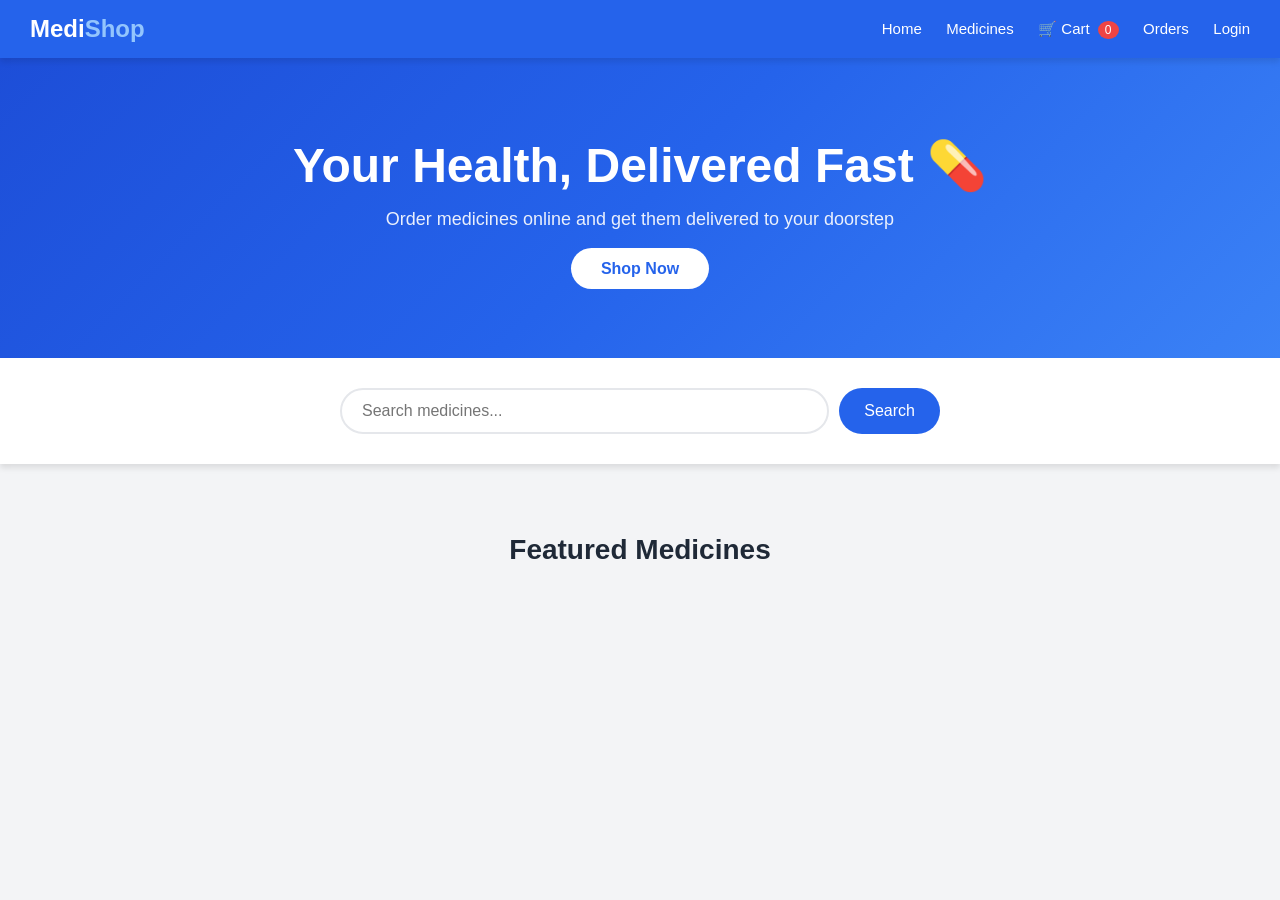
<file: src/main/resources/static/index.html>
<!DOCTYPE html>
<html lang="en">
<head>
    <meta charset="UTF-8">
    <meta name="viewport" content="width=device-width, initial-scale=1.0">
    <title>MediShop - Online Medicine Store</title>
    <link rel="stylesheet" href="css/style.css">
</head>
<body>

<!-- Navbar -->
<nav class="navbar">
    <a href="index.html" class="logo">Medi<span>Shop</span></a>
    <div class="nav-links">
        <a href="index.html">Home</a>
        <a href="medicines.html">Medicines</a>
        <a href="cart.html">🛒 Cart <span class="cart-badge" id="cartCount">0</span></a>
        <a href="orders.html">Orders</a>
        <a href="login.html" id="authLink">Login</a>
    </div>
</nav>

<!-- Hero Section -->
<div class="hero">
    <h1>Your Health, Delivered Fast 💊</h1>
    <p>Order medicines online and get them delivered to your doorstep</p>
    <a href="medicines.html" class="btn">Shop Now</a>
</div>

<!-- Search Section -->
<div class="search-section">
    <div class="search-bar">
        <input type="text" id="searchInput" placeholder="Search medicines...">
        <button onclick="searchMedicines()">Search</button>
    </div>
</div>

<!-- Categories -->
<div class="categories" id="categories"></div>

<!-- Medicines Grid -->
<h2 class="page-title">Featured Medicines</h2>
<div class="medicines-grid" id="medicinesGrid"></div>

<script src="js/api.js"></script>
<script src="js/medicines.js"></script>
<script>
    // Update auth link
    if (Auth.isLoggedIn()) {
        document.getElementById('authLink').textContent = 'Logout';
        document.getElementById('authLink').onclick = Auth.logout;
    }

    // Load medicines and categories on home page
    loadMedicines();
    loadCategories();
</script>
</body>
</html>
</file>
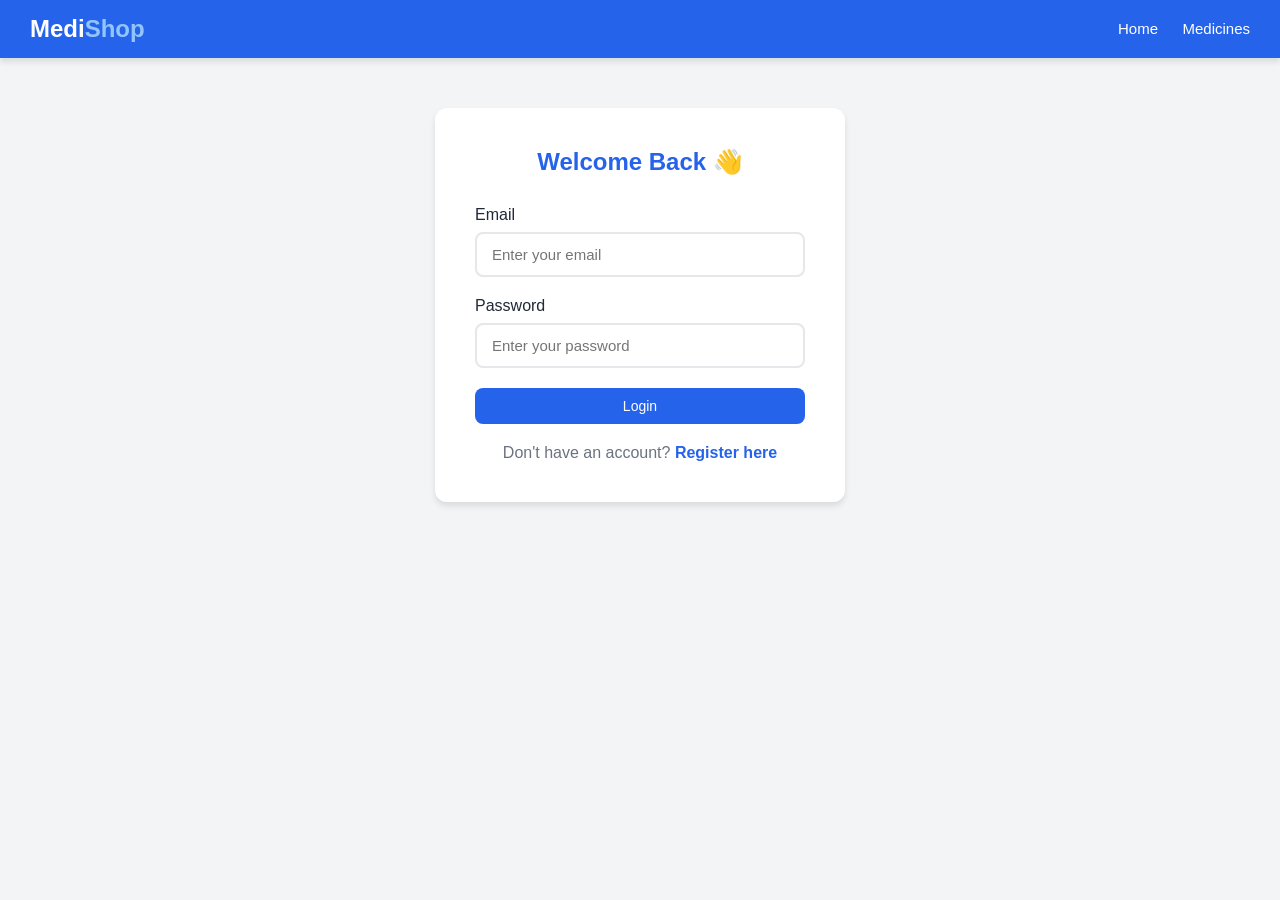
<file: src/main/resources/static/login.html>
<!DOCTYPE html>
<html lang="en">
<head>
    <meta charset="UTF-8">
    <meta name="viewport" content="width=device-width, initial-scale=1.0">
    <title>Login - MediShop</title>
    <link rel="stylesheet" href="css/style.css">
</head>
<body>

<nav class="navbar">
    <a href="index.html" class="logo">Medi<span>Shop</span></a>
    <div class="nav-links">
        <a href="index.html">Home</a>
        <a href="medicines.html">Medicines</a>
    </div>
</nav>

<div class="auth-container">
    <!-- Login Form -->
    <div class="auth-card" id="loginForm">
        <h2>Welcome Back 👋</h2>
        <div id="loginAlert"></div>
        <div class="form-group">
            <label>Email</label>
            <input type="email" id="loginEmail" placeholder="Enter your email">
        </div>
        <div class="form-group">
            <label>Password</label>
            <input type="password" id="loginPassword" placeholder="Enter your password">
        </div>
        <button class="btn-primary" onclick="handleLogin()">Login</button>
        <div class="auth-toggle">
            Don't have an account?
            <span onclick="showRegister()">Register here</span>
        </div>
    </div>

    <!-- Register Form -->
    <div class="auth-card" id="registerForm" style="display:none;">
        <h2>Create Account 🏥</h2>
        <div id="registerAlert"></div>
        <div class="form-group">
            <label>Full Name</label>
            <input type="text" id="regName" placeholder="Enter your name">
        </div>
        <div class="form-group">
            <label>Email</label>
            <input type="email" id="regEmail" placeholder="Enter your email">
        </div>
        <div class="form-group">
            <label>Password</label>
            <input type="password" id="regPassword" placeholder="Create a password">
        </div>
        <div class="form-group">
            <label>Phone</label>
            <input type="text" id="regPhone" placeholder="Enter your phone">
        </div>
        <div class="form-group">
            <label>Address</label>
            <input type="text" id="regAddress" placeholder="Enter your address">
        </div>
        <button class="btn-primary" onclick="handleRegister()">Register</button>
        <div class="auth-toggle">
            Already have an account?
            <span onclick="showLogin()">Login here</span>
        </div>
    </div>
</div>

<script src="js/api.js"></script>
<script src="js/auth.js"></script>
</body>
</html>
</file>
<file: src/main/resources/static/css/style.css>
* {
    margin: 0;
    padding: 0;
    box-sizing: border-box;
    font-family: 'Segoe UI', Tahoma, Geneva, Verdana, sans-serif;
}

:root {
    --primary: #2563eb;
    --primary-dark: #1d4ed8;
    --secondary: #10b981;
    --danger: #ef4444;
    --warning: #f59e0b;
    --light: #f3f4f6;
    --dark: #1f2937;
    --white: #ffffff;
    --shadow: 0 4px 6px rgba(0,0,0,0.1);
}

body {
    background-color: var(--light);
    color: var(--dark);
}

/* Navbar */
.navbar {
    background: var(--primary);
    padding: 15px 30px;
    display: flex;
    justify-content: space-between;
    align-items: center;
    box-shadow: var(--shadow);
    position: sticky;
    top: 0;
    z-index: 100;
}

.navbar .logo {
    color: var(--white);
    font-size: 24px;
    font-weight: bold;
    text-decoration: none;
}

.navbar .logo span {
    color: #93c5fd;
}

.nav-links a {
    color: var(--white);
    text-decoration: none;
    margin-left: 20px;
    font-size: 15px;
    transition: 0.3s;
}

.nav-links a:hover {
    color: #93c5fd;
}

.cart-badge {
    background: var(--danger);
    color: white;
    border-radius: 50%;
    padding: 2px 7px;
    font-size: 12px;
    margin-left: 4px;
}

/* Hero Section */
.hero {
    background: linear-gradient(135deg, #1d4ed8, #2563eb, #3b82f6);
    color: white;
    padding: 80px 30px;
    text-align: center;
}

.hero h1 {
    font-size: 48px;
    margin-bottom: 15px;
}

.hero p {
    font-size: 18px;
    margin-bottom: 30px;
    opacity: 0.9;
}

.hero .btn {
    background: white;
    color: var(--primary);
    padding: 12px 30px;
    border-radius: 25px;
    text-decoration: none;
    font-weight: bold;
    font-size: 16px;
    transition: 0.3s;
}

.hero .btn:hover {
    background: #93c5fd;
}

/* Search Bar */
.search-section {
    padding: 30px;
    text-align: center;
    background: white;
    box-shadow: var(--shadow);
}

.search-bar {
    display: flex;
    justify-content: center;
    gap: 10px;
    max-width: 600px;
    margin: 0 auto;
}

.search-bar input {
    flex: 1;
    padding: 12px 20px;
    border: 2px solid #e5e7eb;
    border-radius: 25px;
    font-size: 16px;
    outline: none;
    transition: 0.3s;
}

.search-bar input:focus {
    border-color: var(--primary);
}

.search-bar button {
    padding: 12px 25px;
    background: var(--primary);
    color: white;
    border: none;
    border-radius: 25px;
    cursor: pointer;
    font-size: 16px;
    transition: 0.3s;
}

.search-bar button:hover {
    background: var(--primary-dark);
}

/* Categories */
.categories {
    padding: 20px 30px;
    display: flex;
    gap: 10px;
    flex-wrap: wrap;
    justify-content: center;
}

.category-btn {
    padding: 8px 20px;
    border: 2px solid var(--primary);
    border-radius: 20px;
    background: white;
    color: var(--primary);
    cursor: pointer;
    font-size: 14px;
    transition: 0.3s;
}

.category-btn:hover,
.category-btn.active {
    background: var(--primary);
    color: white;
}

/* Medicine Cards */
.medicines-grid {
    display: grid;
    grid-template-columns: repeat(auto-fill, minmax(250px, 1fr));
    gap: 20px;
    padding: 20px 30px;
    max-width: 1200px;
    margin: 0 auto;
}

.medicine-card {
    background: white;
    border-radius: 12px;
    box-shadow: var(--shadow);
    overflow: hidden;
    transition: 0.3s;
}

.medicine-card:hover {
    transform: translateY(-5px);
    box-shadow: 0 8px 15px rgba(0,0,0,0.15);
}

.medicine-card img {
    width: 100%;
    height: 180px;
    object-fit: cover;
    background: #e5e7eb;
}

.medicine-card .card-body {
    padding: 15px;
}

.medicine-card h3 {
    font-size: 16px;
    margin-bottom: 5px;
    color: var(--dark);
}

.medicine-card .brand {
    font-size: 13px;
    color: #6b7280;
    margin-bottom: 8px;
}

.medicine-card .price {
    font-size: 20px;
    font-weight: bold;
    color: var(--primary);
    margin-bottom: 10px;
}

.medicine-card .rx-badge {
    background: var(--warning);
    color: white;
    padding: 2px 8px;
    border-radius: 10px;
    font-size: 11px;
    margin-bottom: 10px;
    display: inline-block;
}

/* Buttons */
.btn-primary {
    background: var(--primary);
    color: white;
    border: none;
    padding: 10px 20px;
    border-radius: 8px;
    cursor: pointer;
    font-size: 14px;
    width: 100%;
    transition: 0.3s;
}

.btn-primary:hover {
    background: var(--primary-dark);
}

.btn-danger {
    background: var(--danger);
    color: white;
    border: none;
    padding: 8px 15px;
    border-radius: 8px;
    cursor: pointer;
    font-size: 14px;
    transition: 0.3s;
}

.btn-danger:hover {
    background: #dc2626;
}

.btn-success {
    background: var(--secondary);
    color: white;
    border: none;
    padding: 12px 30px;
    border-radius: 8px;
    cursor: pointer;
    font-size: 16px;
    transition: 0.3s;
}

.btn-success:hover {
    background: #059669;
}

/* Cart */
.cart-container {
    max-width: 900px;
    margin: 30px auto;
    padding: 0 20px;
}

.cart-item {
    background: white;
    border-radius: 12px;
    padding: 20px;
    margin-bottom: 15px;
    display: flex;
    align-items: center;
    gap: 15px;
    box-shadow: var(--shadow);
}

.cart-item img {
    width: 80px;
    height: 80px;
    object-fit: cover;
    border-radius: 8px;
    background: #e5e7eb;
}

.cart-item .item-info {
    flex: 1;
}

.cart-item .item-info h3 {
    font-size: 16px;
    margin-bottom: 5px;
}

.cart-item .item-info p {
    color: var(--primary);
    font-weight: bold;
}

.quantity-controls {
    display: flex;
    align-items: center;
    gap: 10px;
}

.quantity-controls button {
    width: 30px;
    height: 30px;
    border: 2px solid var(--primary);
    background: white;
    color: var(--primary);
    border-radius: 50%;
    cursor: pointer;
    font-size: 16px;
    font-weight: bold;
}

.cart-summary {
    background: white;
    border-radius: 12px;
    padding: 20px;
    box-shadow: var(--shadow);
    margin-top: 20px;
}

.cart-summary h3 {
    font-size: 18px;
    margin-bottom: 15px;
    border-bottom: 2px solid #e5e7eb;
    padding-bottom: 10px;
}

.summary-row {
    display: flex;
    justify-content: space-between;
    margin-bottom: 10px;
    font-size: 15px;
}

.summary-row.total {
    font-weight: bold;
    font-size: 18px;
    border-top: 2px solid #e5e7eb;
    padding-top: 10px;
    margin-top: 10px;
}

/* Auth Forms */
.auth-container {
    max-width: 450px;
    margin: 50px auto;
    padding: 0 20px;
}

.auth-card {
    background: white;
    border-radius: 12px;
    padding: 40px;
    box-shadow: var(--shadow);
}

.auth-card h2 {
    text-align: center;
    margin-bottom: 30px;
    color: var(--primary);
}

.form-group {
    margin-bottom: 20px;
}

.form-group label {
    display: block;
    margin-bottom: 8px;
    font-weight: 500;
    color: var(--dark);
}

.form-group input {
    width: 100%;
    padding: 12px 15px;
    border: 2px solid #e5e7eb;
    border-radius: 8px;
    font-size: 15px;
    outline: none;
    transition: 0.3s;
}

.form-group input:focus {
    border-color: var(--primary);
}

.auth-toggle {
    text-align: center;
    margin-top: 20px;
    color: #6b7280;
}

.auth-toggle span {
    color: var(--primary);
    cursor: pointer;
    font-weight: bold;
}

/* Orders */
.orders-container {
    max-width: 900px;
    margin: 30px auto;
    padding: 0 20px;
}

.order-card {
    background: white;
    border-radius: 12px;
    padding: 20px;
    margin-bottom: 15px;
    box-shadow: var(--shadow);
}

.order-header {
    display: flex;
    justify-content: space-between;
    align-items: center;
    margin-bottom: 15px;
    padding-bottom: 10px;
    border-bottom: 2px solid #e5e7eb;
}

.status-badge {
    padding: 5px 15px;
    border-radius: 20px;
    font-size: 13px;
    font-weight: bold;
}

.status-PENDING { background: #fef3c7; color: #d97706; }
.status-CONFIRMED { background: #dbeafe; color: #2563eb; }
.status-SHIPPED { background: #e0e7ff; color: #4f46e5; }
.status-DELIVERED { background: #d1fae5; color: #059669; }
.status-CANCELLED { background: #fee2e2; color: #dc2626; }

/* Alert Messages */
.alert {
    padding: 12px 20px;
    border-radius: 8px;
    margin-bottom: 15px;
    font-size: 14px;
}

.alert-success { background: #d1fae5; color: #059669; }
.alert-error { background: #fee2e2; color: #dc2626; }

/* Page Title */
.page-title {
    text-align: center;
    padding: 30px;
    font-size: 28px;
    color: var(--dark);
}

/* Empty State */
.empty-state {
    text-align: center;
    padding: 50px;
    color: #6b7280;
}

.empty-state h3 {
    font-size: 20px;
    margin-bottom: 10px;
}

/* Responsive */
@media (max-width: 768px) {
    .hero h1 { font-size: 30px; }
    .medicines-grid { grid-template-columns: repeat(2, 1fr); }
    .navbar { padding: 10px 15px; }
    .nav-links a { margin-left: 10px; font-size: 13px; }
}

@media (max-width: 480px) {
    .medicines-grid { grid-template-columns: 1fr; }
}
</file>
